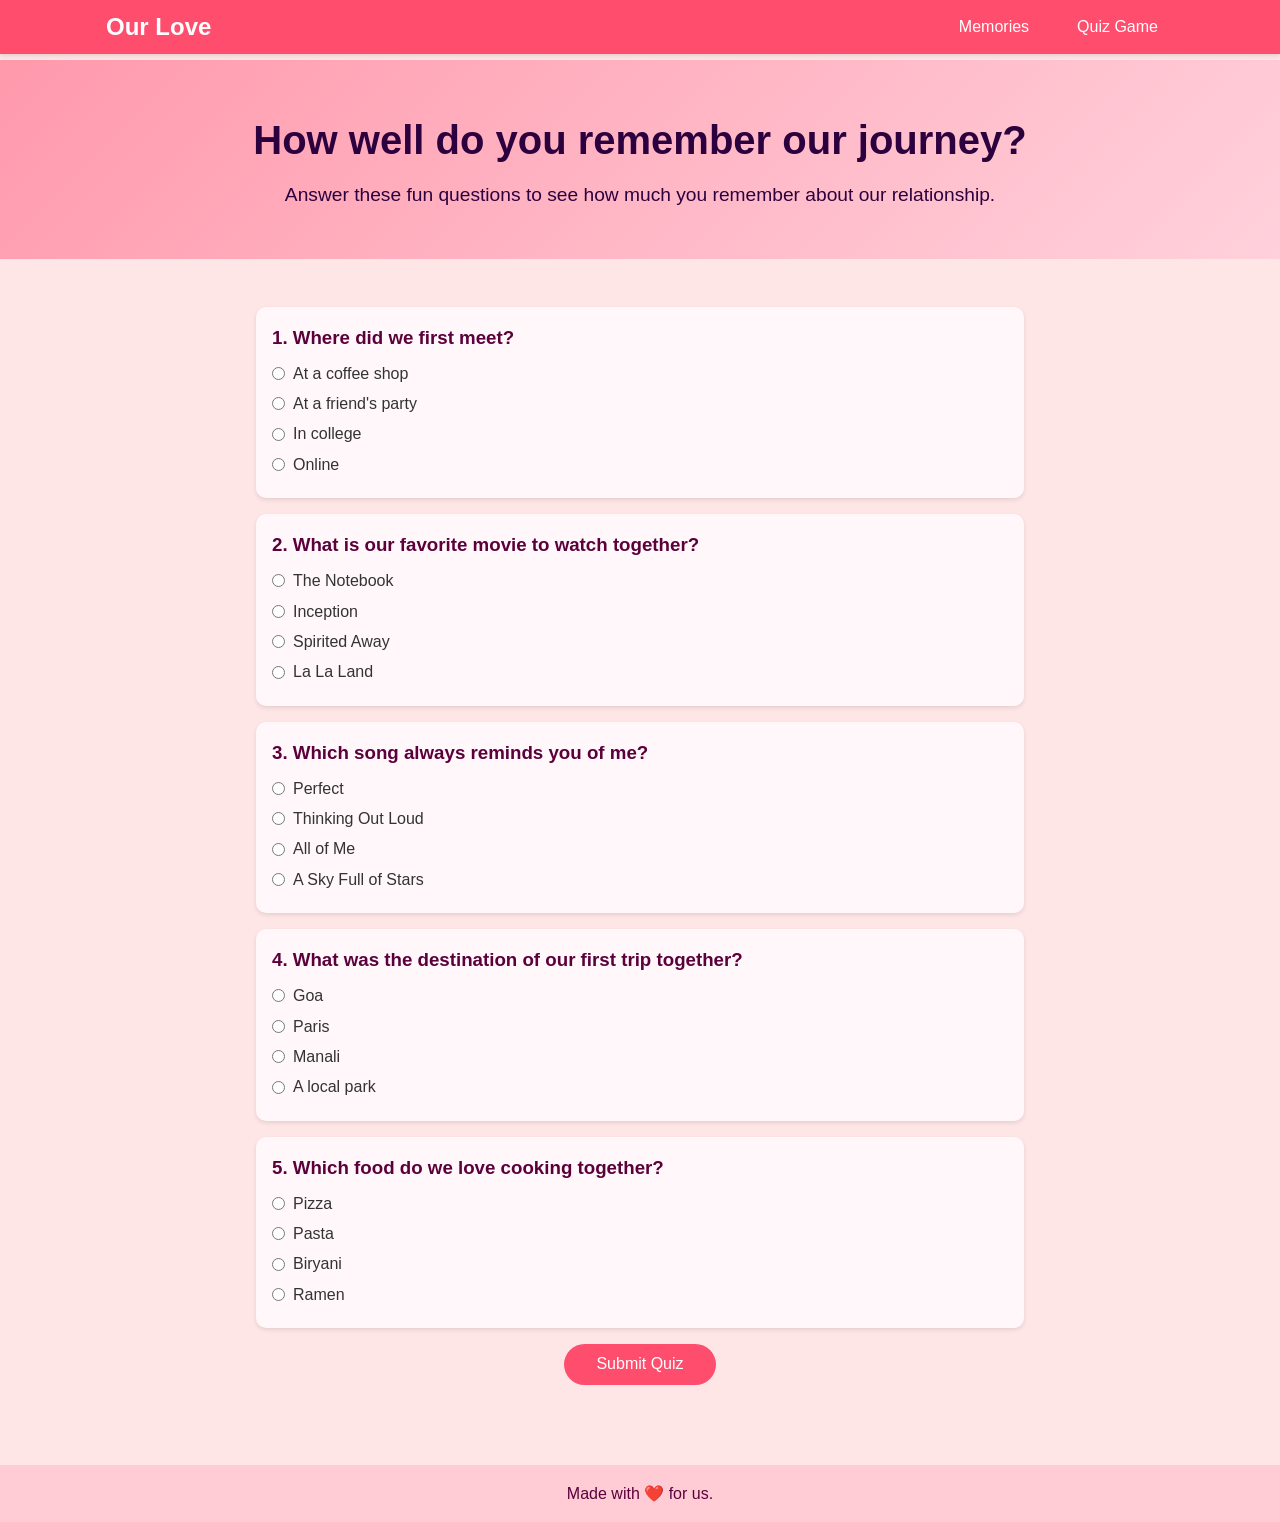
<file: quiz.html>
<!DOCTYPE html>
<html lang="en">
<head>
    <meta charset="UTF-8">
    <meta name="viewport" content="width=device-width, initial-scale=1.0">
    <title>Love Quiz</title>
    <link rel="stylesheet" href="css/styles.css">
    <script defer src="js/quiz.js"></script>
</head>
<body>
    <!-- Navigation -->
    <nav class="navbar">
        <div class="nav-container">
            <a href="index.html" class="nav-logo">Our Love</a>
            <ul class="nav-links">
                <li><a href="index.html">Memories</a></li>
                <li><a href="quiz.html">Quiz Game</a></li>
            </ul>
        </div>
    </nav>
    
    <!-- Quiz Header -->
    <header class="hero">
        <h1>How well do you remember our journey?</h1>
        <p>Answer these fun questions to see how much you remember about our relationship.</p>
    </header>
    
    <!-- Quiz Container -->
    <section class="quiz-section">
        <div id="quiz-container" class="quiz-container">
            <!-- Questions will be injected here by quiz.js -->
        </div>
        <button id="submit-btn" class="btn" onclick="submitQuiz()">Submit Quiz</button>
        <div id="result" class="result"></div>
    </section>
    
    <!-- Footer -->
    <footer class="footer">
        <p>Made with ❤️ for us.</p>
    </footer>
</body>
</html>
</file>
<file: css/styles.css>
/* styles.css: basic styling for the love story website */

/* Reset some basic elements */
* {
    box-sizing: border-box;
    margin: 0;
    padding: 0;
}

body {
    font-family: 'Segoe UI', Tahoma, Geneva, Verdana, sans-serif;
    line-height: 1.6;
    background: #ffe6e6; /* soft pink background */
    color: #333;
    padding-top: 60px; /* space for fixed nav */
}

/* Navigation Bar */
.navbar {
    position: fixed;
    top: 0;
    left: 0;
    width: 100%;
    background: #ff4d6d; /* romantic red */
    color: white;
    z-index: 1000;
    box-shadow: 0 2px 4px rgba(0,0,0,0.1);
}
.nav-container {
    display: flex;
    justify-content: space-between;
    align-items: center;
    max-width: 1100px;
    margin: auto;
    padding: 0.5rem 1rem;
}
.nav-logo {
    font-size: 1.5rem;
    font-weight: bold;
    text-decoration: none;
    color: white;
}
.nav-links {
    list-style: none;
    display: flex;
    gap: 1rem;
}
.nav-links a {
    color: white;
    text-decoration: none;
    padding: 0.5rem 1rem;
    border-radius: 20px;
    transition: background 0.3s;
}
.nav-links a:hover {
    background: rgba(255, 255, 255, 0.2);
}

/* Hero Section */
.hero {
    text-align: center;
    padding: 3rem 1rem;
    background: linear-gradient(135deg, #ff99ac, #ffd1dc);
    color: #2c003e;
}
.hero h1 {
    font-size: 2.5rem;
    margin-bottom: 0.5rem;
}
.hero p {
    font-size: 1.2rem;
}

/* Memories Section */
.memories {
    max-width: 1100px;
    margin: 2rem auto;
    padding: 1rem;
}
.memories h2 {
    text-align: center;
    margin-bottom: 1.5rem;
    color: #b80044;
}
.card-grid {
    display: grid;
    grid-template-columns: repeat(auto-fit, minmax(250px, 1fr));
    gap: 1rem;
}
.card {
    perspective: 1000px;
}
.card-inner {
    position: relative;
    width: 100%;
    height: 300px;
    text-align: center;
    transition: transform 0.6s;
    transform-style: preserve-3d;
}
.card:hover .card-inner {
    transform: rotateY(180deg);
}
.card-front, .card-back {
    position: absolute;
    width: 100%;
    height: 100%;
    backface-visibility: hidden;
    border-radius: 10px;
    overflow: hidden;
    box-shadow: 0 4px 8px rgba(0, 0, 0, 0.1);
}
.card-front img {
    width: 100%;
    height: 100%;
    object-fit: cover;
}
.card-back {
    background: #fff7f9;
    color: #5c003b;
    transform: rotateY(180deg);
    display: flex;
    flex-direction: column;
    align-items: center;
    justify-content: center;
    padding: 1rem;
}
.card-back h3 {
    margin-bottom: 0.5rem;
}

/* Music Section */
.music-section {
    max-width: 800px;
    margin: 2rem auto;
    padding: 1rem;
    text-align: center;
}
.music-section h2 {
    color: #b80044;
    margin-bottom: 0.5rem;
}
.music-section audio {
    width: 100%;
    margin-top: 1rem;
}

/* Video Section */
.video-section {
    max-width: 800px;
    margin: 2rem auto;
    padding: 1rem;
    text-align: center;
}
.video-section h2 {
    color: #b80044;
    margin-bottom: 0.5rem;
}
.video-container {
    position: relative;
    padding-bottom: 56.25%; /* 16:9 aspect ratio */
    height: 0;
    overflow: hidden;
    border-radius: 10px;
    box-shadow: 0 4px 8px rgba(0,0,0,0.1);
}
.video-container iframe {
    position: absolute;
    top: 0;
    left: 0;
    width: 100%;
    height: 100%;
    border: none;
}

/* Quiz Section */
.quiz-section {
    max-width: 800px;
    margin: 2rem auto;
    padding: 1rem;
}
.quiz-section h3 {
    margin-bottom: 0.5rem;
    color: #5c003b;
}
.quiz-question {
    margin-bottom: 1rem;
    padding: 1rem;
    background: #fff7f9;
    border-radius: 10px;
    box-shadow: 0 2px 4px rgba(0,0,0,0.1);
}
.option-label {
    display: flex;
    align-items: center;
    margin: 0.3rem 0;
    cursor: pointer;
}
.option-label input {
    margin-right: 0.5rem;
}
.btn {
    display: block;
    margin: 1rem auto;
    padding: 0.7rem 2rem;
    background: #ff4d6d;
    color: white;
    border: none;
    border-radius: 30px;
    cursor: pointer;
    font-size: 1rem;
    transition: background 0.3s;
}
.btn:hover {
    background: #e63956;
}
.result {
    text-align: center;
    margin-top: 1rem;
    font-size: 1.2rem;
    color: #5c003b;
}

/* Footer */
.footer {
    text-align: center;
    padding: 1rem;
    background: #ffccd5;
    color: #5c003b;
    margin-top: 3rem;
}
</file>
